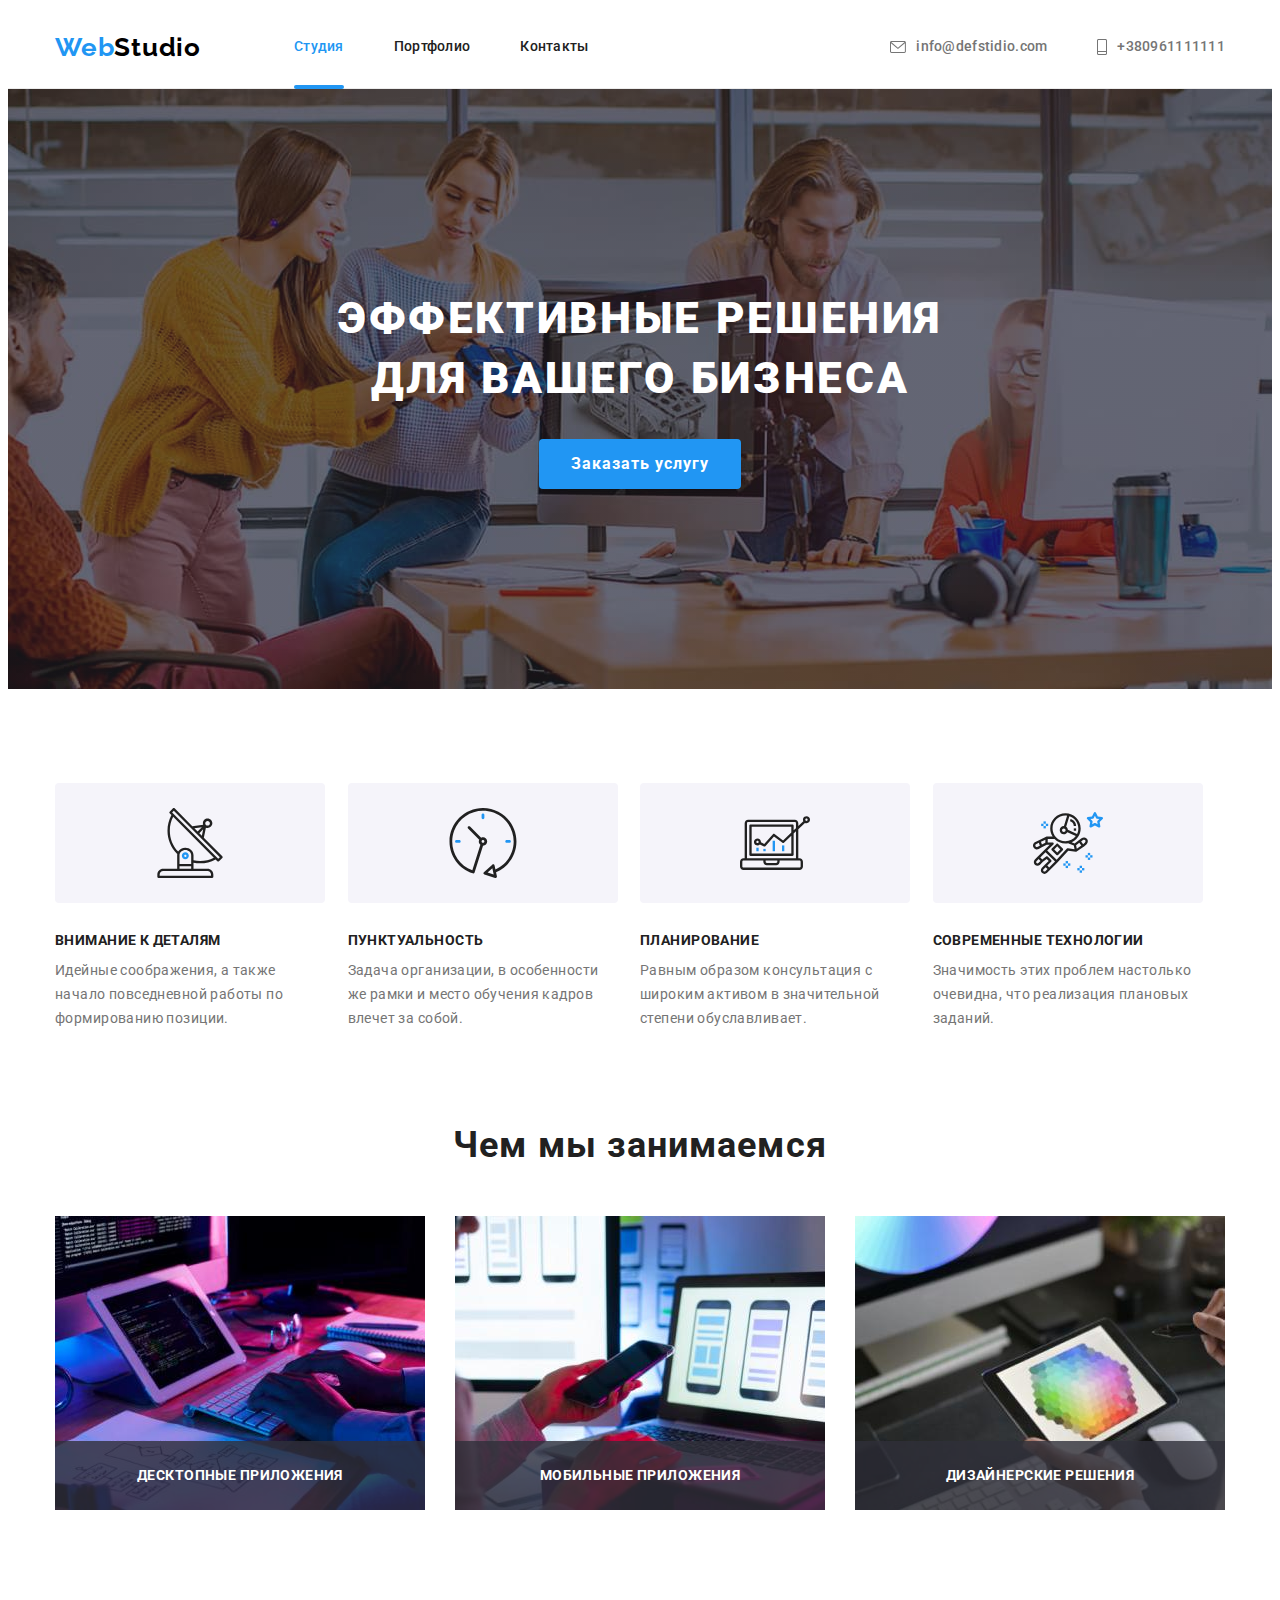
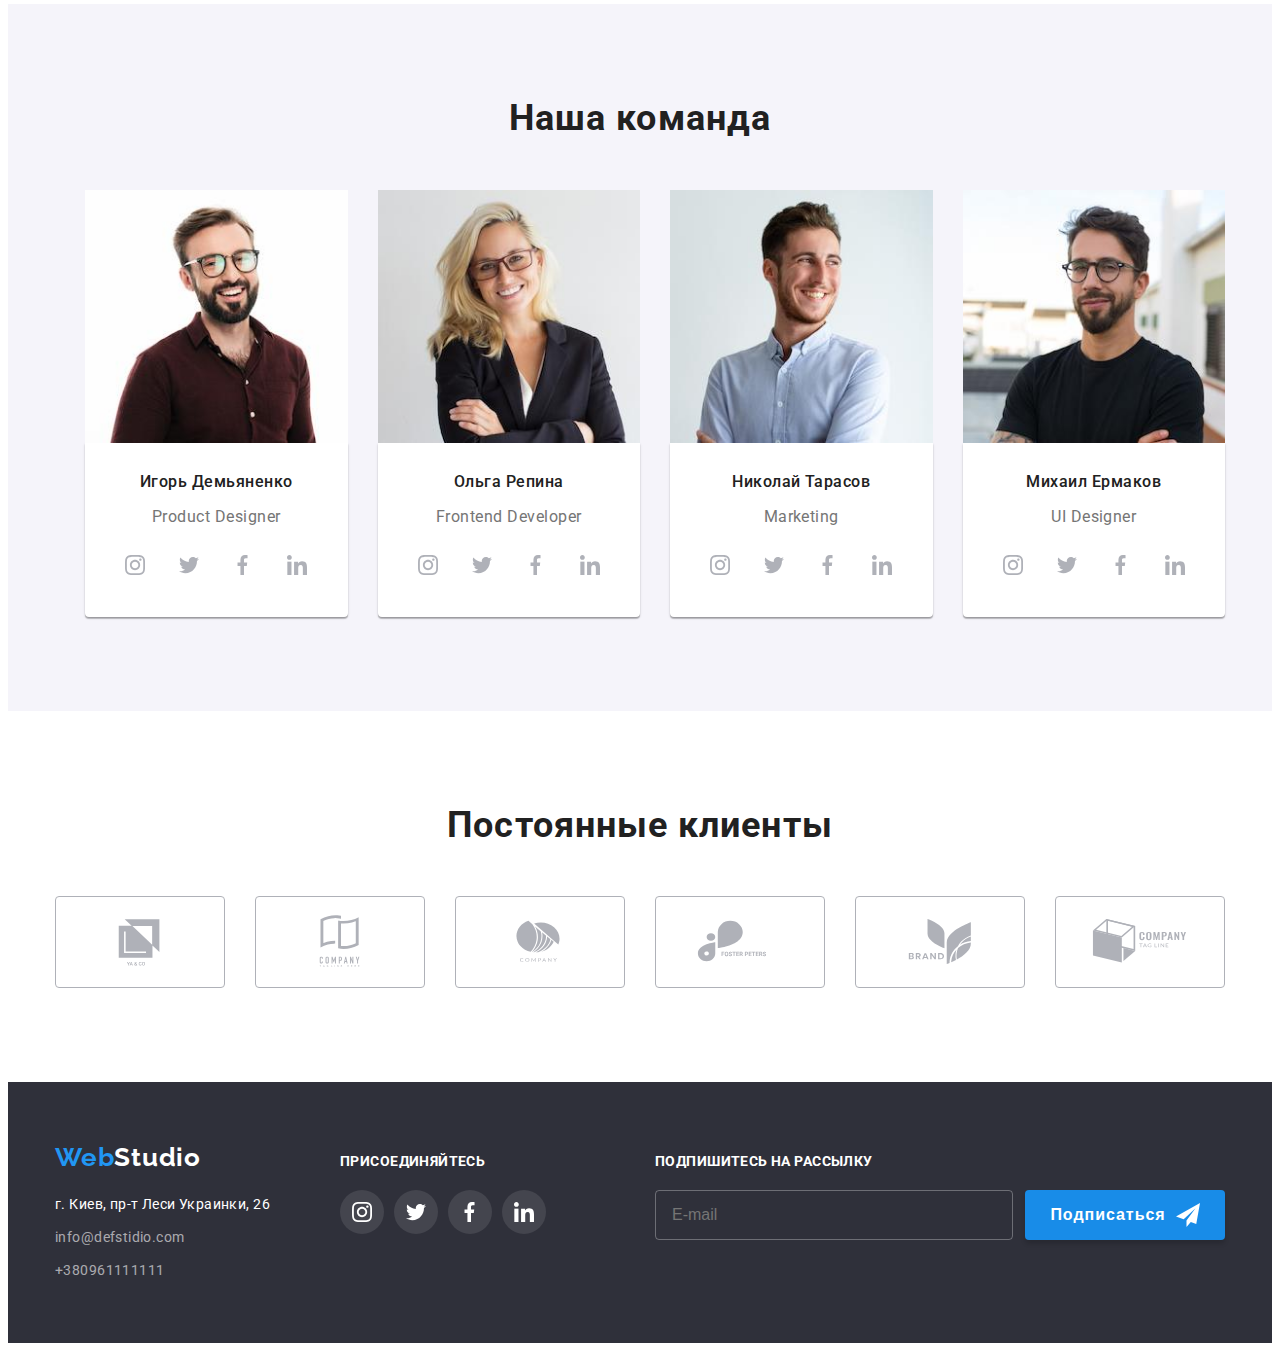
<file: index.html>
<!DOCTYPE html>
<html lang="ru">
  <head>
    <meta charset="UTF-8" />
    <meta http-equiv="X-UA-Compatible" content="IE=edge" />
    <meta name="viewport" content="width=device-width, initial-scale=1.0" />
    <title>Студия</title>
    <link rel="preconnect" href="https://fonts.googleapis.com" />
    <link rel="preconnect" href="https://fonts.gstatic.com" crossorigin />
    <link
      href="https://fonts.googleapis.com/css2?family=Raleway:wght@700&family=Roboto:wght@400;500;700;900&display=swap"
      rel="stylesheet"
    />
    <link
      rel="stylesheet"
      href="https://cdnjs.cloudflare.com/ajax/libs/modern-normalize/1.1.0/modern-normalize.min.css"
      integrity="sha512-wpPYUAdjBVSE4KJnH1VR1HeZfpl1ub8YT/NKx4PuQ5NmX2tKuGu6U/JRp5y+Y8XG2tV+wKQpNHVUX03MfMFn9Q=="
      crossorigin="anonymous"
      referrerpolicy="no-referrer"
    />
    <link rel="stylesheet" href="./css/main.min.css" />
  </head>
  <body>
    <header class="header">
      <div class="container header-top">
        <nav class="nav">
          <a class="logo link" href="./index.html"
            >Web<span class="logo__text">Studio</span></a
          >
          <ul class="site-nav list">
            <li>
              <a
                class="site-nav__link site-nav__link--current link"
                href="./index.html"
                >Студия</a
              >
            </li>
            <li>
              <a class="site-nav__link link" href="./portfolio.html"
                >Портфолио</a
              >
            </li>
            <li>
              <a class="site-nav__link link" href="">Контакты</a>
            </li>
          </ul>
        </nav>
        <ul class="contacts list">
          <li>
            <a class="contacts__link link" href="mailto:info@defstidio.com">
              <svg class="contacts__icon">
                <use href="./images/symbol-defs.svg#icon-envelope"></use>
              </svg>
              info@defstidio.com</a
            >
          </li>
          <li>
            <a class="contacts__link link" href="tel:+380961111111">
              <svg class="contacts__icon-tel">
                <use href="./images/symbol-defs.svg#icon-telefone"></use>
              </svg>
              +380961111111
            </a>
          </li>
        </ul>
      </div>
    </header>
    <main>
      <section class="hero overlay">
        <h1 class="hero__text">Эффективные решения для вашего бизнеса</h1>
        <button class="hero__button" data-modal-open type="button">
          Заказать услугу
        </button>
      </section>
      <section class="benefits">
        <div class="container">
          <h2 class="title visually-hidden">Benefits</h2>
          <ul class="benefits list">
            <li class="benefits__item">
              <div class="benefits__icon">
                <svg width="70" height="70">
                  <use href="./images/symbol-defs.svg#icon-antenna"></use>
                </svg>
              </div>
              <h3 class="benefits__name">Внимание к деталям</h3>
              <p class="benefits__description">
                Идейные соображения, а также начало повседневной работы по
                формированию позиции.
              </p>
            </li>
            <li class="benefits__item">
              <div class="benefits__icon">
                <svg width="70" height="70">
                  <use href="./images/symbol-defs.svg#icon-clock"></use>
                </svg>
              </div>
              <h3 class="benefits__name">Пунктуальность</h3>
              <p class="benefits__description">
                Задача организации, в особенности же рамки и место обучения
                кадров влечет за собой.
                <li class="benefits__item">
                  <div class="benefits__icon">
                    <svg width="70" height="70">
                      <use href="./images/symbol-defs.svg#icon-diagram"></use>
                    </svg>
                  </div>
                  <h3 class="benefits__name">Планирование</h3>
                  <p class="benefits__description">
                    Равным образом консультация с широким активом в значительной
                    степени обуславливает.
                  </p>
                </li>
                <li class="benefits__item">
                  <div class="benefits__icon">
                    <svg width="70" height="70">
                      <use href="./images/symbol-defs.svg#icon-astronaut"></use>
                    </svg>
                  </div>
                  <h3 class="benefits__name">Современные технологии</h3>
                  <p class="benefits__description">
                    Значимость этих проблем настолько очевидна, что реализация
                    плановых заданий.
                  </p>
                </li>
              </p>
            </li>
          </ul>
        </div>
      </section>
      <section class="work">
        <div class="container">
          <h2 class="title">Чем мы занимаемся</h2>
          <ul class="work-discription list">
            <li class="work-discription__foto">
              <div class="work-tumb">
                <img
                  class="work-tumb__img"
                  width="370"
                  height="294"
                  src="./images/lap.jpg"
                  alt="lap"
                />
                <p class="work-tumb__discription">Десктопные приложения</p>
              </div>
            </li>
            <li class="work-discription__foto">
              <div class="work-tumb">
                <img
                  class="work-tumb__img"
                  width="370"
                  height="294"
                  src="./images/tlfn.jpg"
                  alt="tlfn"
                />
                <p class="work-tumb__discription">Мобильные приложения</p>
              </div>
            </li>
            <li class="work-discription__foto">
              <div class="work-tumb">
                <img
                  class="work-tumb__img"
                  width="370"
                  height="294"
                  src="./images/tab.jpg"
                  alt="tab"
                />
                <p class="work-tumb__discription">Дизайнерские решения</p>
              </div>
            </li>
          </ul>
        </div>
      </section>
      <section class="unit" id="unit">
        <div class="container">
          <h2 class="title">Наша команда</h2>
          <ul class="unit-person list">
            <li class="unit-person__item">
              <img
                class="unit-person__foto"
                width="270"
                height="260"
                src="./images/Igor.jpg"
                alt="Igor"
              />
              <div class="unit-card">
                <h3 class="unit-card__name">Игорь Демьяненко</h3>
                <p class="unit-card__function">Product Designer</p>
                <ul class="unit-button list">
                  <li class="unit-button__item">
                    <a class="unit-button__link" href="">
                      <svg class="unit-button__icon" width="20" height="20">
                        <use
                          href="./images/symbol-defs.svg#icon-instagram"
                        ></use>
                      </svg>
                    </a>
                  </li>
                  <li class="unit-button__item">
                    <a class="unit-button__link" href="">
                      <svg class="unit-button__icon" width="20" height="20">
                        <use href="./images/symbol-defs.svg#icon-twitter"></use>
                      </svg>
                    </a>
                  </li>
                  <li class="unit-button__item">
                    <a class="unit-button__link" href="">
                      <svg class="unit-button__icon" width="20" height="20">
                        <use
                          href="./images/symbol-defs.svg#icon-Facebook"
                        ></use>
                      </svg>
                    </a>
                  </li>
                  <li class="unit-button__item">
                    <a class="unit-button__link" href="">
                      <svg class="unit-button__icon" width="20" height="20">
                        <use
                          href="./images/symbol-defs.svg#icon-linkedin"
                        ></use>
                      </svg>
                    </a>
                  </li>
                </ul>
              </div>
            </li>
            <li class="unit-person__item">
              <img
                class="unit-person__foto"
                width="270"
                height="260"
                src="./images/Olga.jpg"
                alt="Olga"
              />
              <div class="unit-card">
                <h3 class="unit-card__name">Ольга Репина</h3>
                <p class="unit-card__function">Frontend Developer</p>
                <ul class="unit-button list">
                  <li class="unit-button__item">
                    <a class="unit-button__link" href="">
                      <svg class="unit-button__icon" width="20" height="20">
                        <use
                          href="./images/symbol-defs.svg#icon-instagram"
                        ></use>
                      </svg>
                    </a>
                  </li>
                  <li class="unit-button__item">
                    <a class="unit-button__link" href="">
                      <svg class="unit-button__icon" width="20" height="20">
                        <use href="./images/symbol-defs.svg#icon-twitter"></use>
                      </svg>
                    </a>
                  </li>
                  <li class="unit-button__item">
                    <a class="unit-button__link" href="">
                      <svg class="unit-button__icon" width="20" height="20">
                        <use
                          href="./images/symbol-defs.svg#icon-Facebook"
                        ></use>
                      </svg>
                    </a>
                  </li>
                  <li class="unit-button__item">
                    <a class="unit-button__link" href="">
                      <svg class="unit-button__icon" width="20" height="20">
                        <use
                          href="./images/symbol-defs.svg#icon-linkedin"
                        ></use>
                      </svg>
                    </a>
                  </li>
                </ul>
              </div>
            </li>
            <li class="unit-person__item">
              <img
                class="unit-person__foto"
                width="270"
                height="260"
                src="./images/Nicolay.jpg"
                alt="Nicolay"
              />
              <div class="unit-card">
                <h3 class="unit-card__name">Николай Тарасов</h3>
                <p class="unit-card__function">Marketing</p>
                <ul class="unit-button list">
                  <li class="unit-button__item">
                    <a class="unit-button__link" href="">
                      <svg class="unit-button__icon" width="20" height="20">
                        <use
                          href="./images/symbol-defs.svg#icon-instagram"
                        ></use>
                      </svg>
                    </a>
                  </li>
                  <li class="unit-button__item">
                    <a class="unit-button__link" href="">
                      <svg class="unit-button__icon" width="20" height="20">
                        <use href="./images/symbol-defs.svg#icon-twitter"></use>
                      </svg>
                    </a>
                  </li>
                  <li class="unit-button__item">
                    <a class="unit-button__link" href="">
                      <svg class="unit-button__icon" width="20" height="20">
                        <use
                          href="./images/symbol-defs.svg#icon-Facebook"
                        ></use>
                      </svg>
                    </a>
                  </li>
                  <li class="unit-button__item">
                    <a class="unit-button__link" href="">
                      <svg class="unit-button__icon" width="20" height="20">
                        <use
                          href="./images/symbol-defs.svg#icon-linkedin"
                        ></use>
                      </svg>
                    </a>
                  </li>
                </ul>
              </div>
            </li>
            <li class="unit-person__item">
              <img
                class="unit-person__foto"
                width="270"
                height="260"
                src="./images/Mihail.jpg"
                alt="Mihail"
              />
              <div class="unit-card">
                <h3 class="unit-card__name">Михаил Ермаков</h3>
                <p class="unit-card__function">UI Designer</p>
                <ul class="unit-button list">
                  <li class="unit-button__item">
                    <a class="unit-button__link" href="">
                      <svg class="unit-button__icon" width="20" height="20">
                        <use
                          href="./images/symbol-defs.svg#icon-instagram"
                        ></use>
                      </svg>
                    </a>
                  </li>
                  <li class="unit-button__item">
                    <a class="unit-button__link" href="">
                      <svg class="unit-button__icon" width="20" height="20">
                        <use href="./images/symbol-defs.svg#icon-twitter"></use>
                      </svg>
                    </a>
                  </li>
                  <li class="unit-button__item">
                    <a class="unit-button__link" href="">
                      <svg class="unit-button__icon" width="20" height="20">
                        <use
                          href="./images/symbol-defs.svg#icon-Facebook"
                        ></use>
                      </svg>
                    </a>
                  </li>
                  <li class="unit-button__item">
                    <a class="unit-button__link" href="">
                      <svg class="unit-button__icon" width="20" height="20">
                        <use
                          href="./images/symbol-defs.svg#icon-linkedin"
                        ></use>
                      </svg>
                    </a>
                  </li>
                </ul>
              </div>
            </li>
          </ul>
        </div>
      </section>
      <section class="partner">
        <div class="container">
          <h2 class="title">Постоянные клиенты</h2>
          <ul class="partners list">
            <li class="partners__item">
              <a class="partners__link" href="">
                <svg class="partners__icon" width="106" height="60">
                  <use href="./images/symbol-defs.svg#icon-yaco"></use>
                </svg>
              </a>
            </li>
            <li class="partners__item">
              <a class="partners__link" href="">
                <svg class="partners__icon" width="106" height="60">
                  <use href="./images/symbol-defs.svg#icon-tagline"></use>
                </svg>
              </a>
            </li>
            <li class="partners__item">
              <a class="partners__link" href="">
                <svg class="partners__icon" width="106" height="60">
                  <use href="./images/symbol-defs.svg#icon-company"></use>
                </svg>
              </a>
            </li>
            <li class="partners__item">
              <a class="partners__link" href="">
                <svg class="partners__icon" width="106" height="60">
                  <use href="./images/symbol-defs.svg#icon-fosterpeter"></use>
                </svg>
              </a>
            </li>
            <li class="partners__item">
              <a class="partners__link" href="">
                <svg class="partners__icon" width="106" height="60">
                  <use href="./images/symbol-defs.svg#icon-brand"></use>
                </svg>
              </a>
            </li>
            <li class="partners__item">
              <a class="partners__link" href="">
                <svg class="partners__icon" width="106" height="60">
                  <use href="./images/symbol-defs.svg#icon-tag"></use>
                </svg>
              </a>
            </li>
          </ul>
        </div>
      </section>
    </main>
    <footer>
      <div class="container">
        <div class="footer-main">
          <a class="logo link" href="./index.html"
            >Web<span class="logo__text logo__text--inverse">Studio</span></a
          >
          <ul class="footer-contacts list">
            <li class="footer-contacts__item">
              <a class="footer-contacts__adress link" href=""
                >г. Киев, пр-т Леси Украинки, 26</a
              >
            </li>
            <li class="footer-contacts__item">
              <a
                class="footer-contacts__link link"
                href="mailto:info@defstidio.com"
                >info@defstidio.com</a
              >
            </li>
            <li class="footer-contacts__item">
              <a class="footer-contacts__link link" href="tel:+380961111111"
                >+380961111111</a
              >
            </li>
          </ul>
        </div>
        <div class="footer-social">
          <p class="footer-social-text">Присоединяйтесь</p>
          <ul class="footer-button-list list">
            <li class="footer-button-item">
              <a class="footer-button" href="">
                <svg class="footer-icon" width="20" height="20">
                  <use href="./images/symbol-defs.svg#icon-instagram"></use>
                </svg>
              </a>
            </li>
            <li class="footer-button-item">
              <a class="footer-button" href="">
                <svg class="footer-icon" width="20" height="20">
                  <use href="./images/symbol-defs.svg#icon-twitter"></use>
                </svg>
              </a>
            </li>
            <li class="footer-button-item">
              <a class="footer-button" href="">
                <svg class="footer-icon" width="20" height="20">
                  <use href="./images/symbol-defs.svg#icon-Facebook"></use>
                </svg>
              </a>
            </li>
            <li class="footer-button-item">
              <a class="footer-button" href="">
                <svg class="footer-icon" width="20" height="20">
                  <use href="./images/symbol-defs.svg#icon-linkedin"></use>
                </svg>
              </a>
            </li>
          </ul>
        </div>
        <div class="footer-subscribe">
          <b class="footer-subscribe__text">Подпишитесь на рассылку</b>
          <form
            class="footer-subscribe__form"
            name="subscribe"
            autocomplete="on"
          >
            <input
              type="email"
              name="subscribe-mail"
              id="subscribe-mail"
              placeholder="E-mail"
              class="footer-subscribe__input"
            />
            <button type="submit" class="footer-btn">
              Подписаться
              <svg class="footer-btn__icon">
                <use href="./images/symbol-defs6hw.svg#icon-icon-send"></use>
              </svg>
            </button>
          </form>
        </div>
      </div>
    </footer>
    <div class="backdrop is-hidden" data-modal>
      <div class="modal">
        <button class="modal-close" data-modal-close>
          <svg
            class="modal-cross"
            width="11"
            height="11"
            xmlns="http://www.w3.org/2000/svg"
          >
            <path
              d="M11 1.108 9.892 0 5.5 4.392 1.108 0 0 1.108 4.392 5.5 0 9.892 1.108 11 5.5 6.608 9.892 11 11 9.892 6.608 5.5 11 1.108Z"
            />
          </svg>
        </button>
        <form class="form-backdrop" name="form" autocomplete="on">
          <strong class="form-title"
            >Оставьте свои данные, мы вам перезвоним</strong
          >
          <div role="group" class="form-group-fild">
            <label class="form-label" for="user-name">Имя</label>
            <div class="form-field">
              <svg class="input-icon">
                <use
                  href="./images/symbol-defs6hw.svg#icon-person-black-18dp-1"
                ></use>
              </svg>
              <input
                type="text"
                class="form-input"
                name="user-name"
                id="user-name"
                placeholder=" "
                required
                autofocus
              />
            </div>
            <label class="form-label" for="user-phone">Телефон</label>
            <div class="form-field">
              <svg class="input-icon">
                <use
                  href="./images/symbol-defs6hw.svg#icon-phone-black-18dp-1"
                ></use>
              </svg>
              <input
                type="tel"
                class="form-input"
                name="user-phone"
                id="user-phone"
                placeholder=" "
                required
              />
            </div>
            <label class="form-label" for="user-email">Почта</label>
            <div class="form-field">
              <svg class="input-icon">
                <use
                  href="./images/symbol-defs6hw.svg#icon-email-black-18dp-1"
                ></use>
              </svg>
              <input
                type="email"
                class="form-input"
                name="user-email"
                id="user-email"
                placeholder=" "
                required
              />
            </div>
            <label class="form-label" for="user-notes">Комментарии</label>
            <textarea
              class="textarea-form"
              name="user-notes"
              id="user-notes"
              placeholder="Введите текст"
            ></textarea>
          </div>
          <label class="form-agreement">
            <input
              class="checkbox visually-hidden"
              type="checkbox"
              name="user-agreement"
              required=""
            />
            <span class="icon-cheked"></span>
            Соглашаюсь с рассылкой и принимаю
            <a class="form-agreement-link" href="">Условия договора</a>
          </label>
          <button class="form-submit-btn" type="submit">Отправить</button>
        </form>
      </div>
    </div>
    <script src="./js/modal.js"></script>
  </body>
</html>
</file>
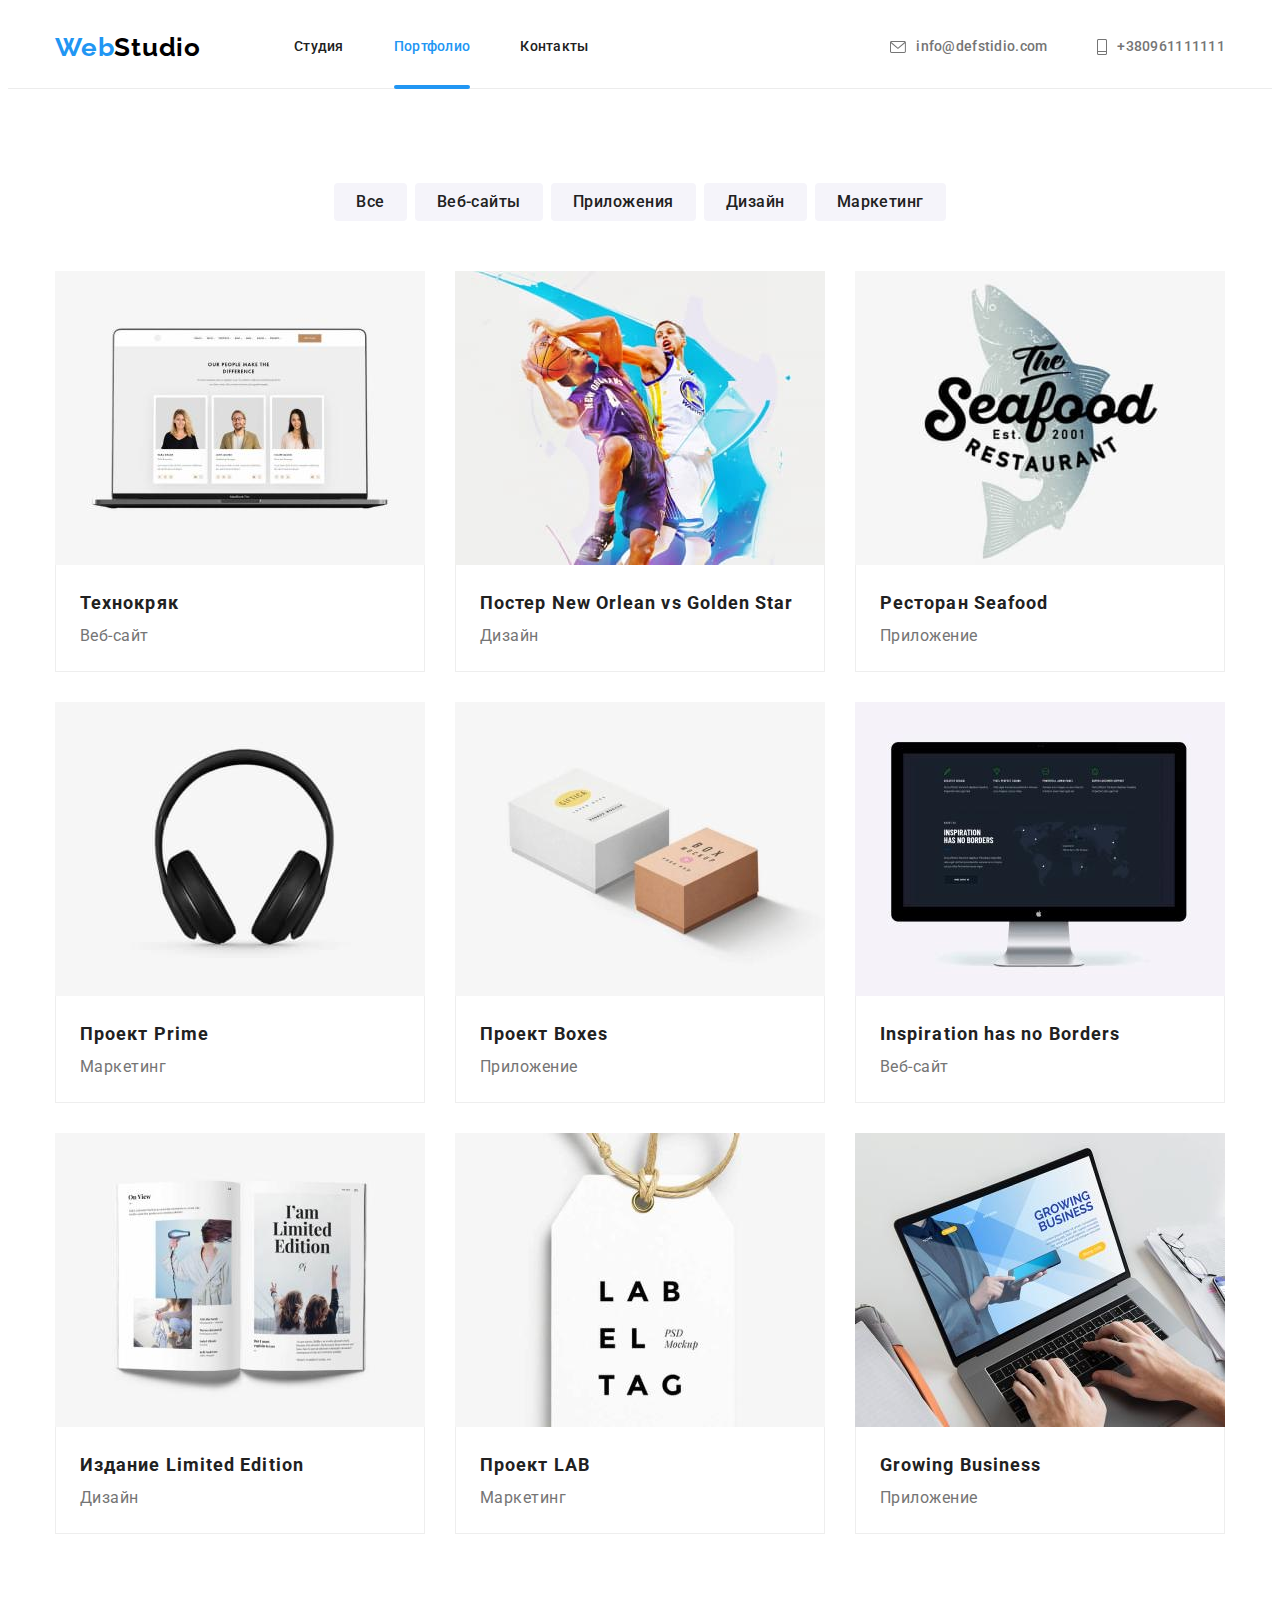
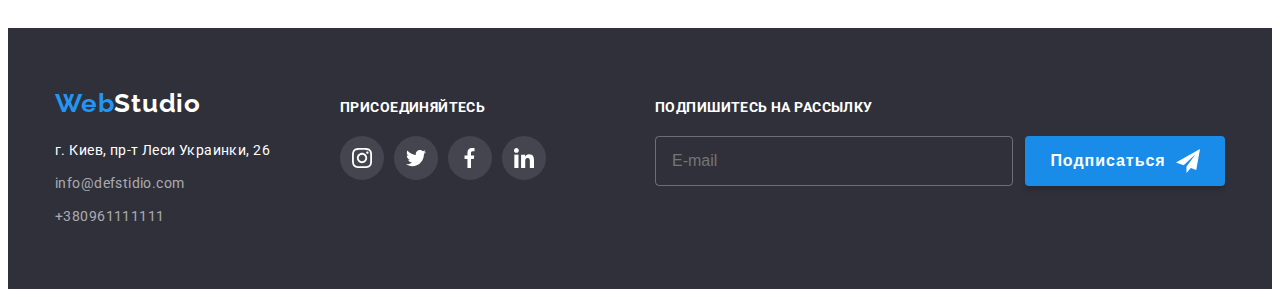
<file: portfolio.html>
<!DOCTYPE html>
<html lang="ru">
  <head>
    <meta charset="UTF-8" />
    <meta http-equiv="X-UA-Compatible" content="IE=edge" />
    <meta name="viewport" content="width=device-width, initial-scale=1.0" />
    <title>Студия</title>
    <link rel="preconnect" href="https://fonts.googleapis.com" />
    <link rel="preconnect" href="https://fonts.gstatic.com" crossorigin />
    <link
      href="https://fonts.googleapis.com/css2?family=Raleway:wght@700&family=Roboto:wght@400;500;700;900&display=swap"
      rel="stylesheet"
    />
    <link rel="stylesheet" href="./css/main.min.css" />
  </head>
  <body>
    <header class="header">
      <div class="container header-top">
        <nav class="nav">
          <a class="logo link" href="./index.html"
            >Web<span class="logo__text">Studio</span></a
          >
          <ul class="site-nav list">
            <li>
              <a class="site-nav__link link" href="./index.html">Студия</a>
            </li>
            <li>
              <a
                class="site-nav__link site-nav__link site-nav__link--current link link"
                href="./portfolio.html"
                >Портфолио</a
              >
            </li>
            <li>
              <a class="site-nav__link link" href="">Контакты</a>
            </li>
          </ul>
        </nav>
        <ul class="contacts list">
          <li>
            <a class="contacts__link link" href="mailto:info@defstidio.com">
              <svg class="contacts__icon">
                <use href="./images/symbol-defs.svg#icon-envelope"></use>
              </svg>
              info@defstidio.com</a
            >
          </li>
          <li>
            <a class="contacts__link link" href="tel:+380961111111">
              <svg class="contacts__icon-tel">
                <use href="./images/symbol-defs.svg#icon-telefone"></use>
              </svg>
              +380961111111
            </a>
          </li>
        </ul>
      </div>
    </header>
    <main>
      <section class="work-type">
        <h1 class="visually-hidden">Hidden</h1>
        <div class="container">
          <ul class="button-main list">
            <li class="button-main__item">
              <button class="button-main__link current" type="button">
                Все
              </button>
            </li>
            <li class="button-main__item">
              <button class="button-main__link" type="button">Веб-сайты</button>
            </li>
            <li class="button-main__item">
              <button class="button-main__link" type="button">
                Приложения
              </button>
            </li>
            <li class="button-main__item">
              <button class="button-main__link" type="button">Дизайн</button>
            </li>
            <li class="button-main__item">
              <button class="button-main__link" type="button">Маркетинг</button>
            </li>
          </ul>
          <ul class="example list">
            <li class="example__item">
              <a class="example__link link" href="">
                <div class="example-card">
                  <img
                    class="example-card__foto"
                    src="./images/tehno.jpg"
                    alt="tehno"
                  />
                  <div class="example-action">
                    <p class="example-action__text">
                      Ресурс предлагает комплексные предложения с разным уровнем
                      функционала и сервисов. Все это позволит посетителю
                      получить исчерпывающие сведения о компании или частном
                      лице.
                    </p>
                  </div>
                </div>
                <div class="description-card">
                  <h2 class="example-card__title">Технокряк</h2>
                  <p class="example-card__text">Веб-сайт</p>
                </div>
              </a>
            </li>
            <li class="example__item">
              <a class="example__link link" href="">
                <div class="example-card">
                  <img
                    class="example-card__foto"
                    src="./images/neworlean.jpg"
                    alt="new orlean"
                  />
                  <div class="example-action">
                    <p class="example-action__text">
                      Ресурс предлагает комплексные предложения с разным уровнем
                      функционала и сервисов. Все это позволит посетителю
                      получить исчерпывающие сведения о компании или частном
                      лице.
                    </p>
                  </div>
                </div>
                <div class="description-card">
                  <h2 class="example-card__title">
                    Постер New Orlean vs Golden Star
                  </h2>
                  <p class="example-card__text">Дизайн</p>
                </div>
              </a>
            </li>
            <li class="example__item">
              <a class="example__link link" href="">
                <div class="example-card">
                  <img
                    class="example-card__foto"
                    src="./images/seafood.jpg"
                    alt="Seafood"
                  />
                  <div class="example-action">
                    <p class="example-action__text">
                      Ресурс предлагает комплексные предложения с разным уровнем
                      функционала и сервисов. Все это позволит посетителю
                      получить исчерпывающие сведения о компании или частном
                      лице.
                    </p>
                  </div>
                </div>
                <div class="description-card">
                  <h2 class="example-card__title">Ресторан Seafood</h2>
                  <p class="example-card__text">Приложение</p>
                </div>
              </a>
            </li>
            <li class="example__item">
              <a class="example__link link" href="">
                <div class="example-card">
                  <img
                    class="example-card__foto"
                    src="./images/prime.jpg"
                    alt="prime"
                  />
                  <div class="example-action">
                    <p class="example-action__text">
                      Ресурс предлагает комплексные предложения с разным уровнем
                      функционала и сервисов. Все это позволит посетителю
                      получить исчерпывающие сведения о компании или частном
                      лице.
                    </p>
                  </div>
                </div>
                <div class="description-card">
                  <h2 class="example-card__title">Проект Prime</h2>
                  <p class="example-card__text">Маркетинг</p>
                </div>
              </a>
            </li>
            <li class="example__item">
              <a class="example__link link" href="">
                <div class="example-card">
                  <img
                    class="example-card__foto"
                    src="./images/boxes.jpg"
                    alt="boxes"
                  />
                  <div class="example-action">
                    <p class="example-action__text">
                      Ресурс предлагает комплексные предложения с разным уровнем
                      функционала и сервисов. Все это позволит посетителю
                      получить исчерпывающие сведения о компании или частном
                      лице.
                    </p>
                  </div>
                </div>
                <div class="description-card">
                  <h2 class="example-card__title">Проект Boxes</h2>
                  <p class="example-card__text">Приложение</p>
                </div>
              </a>
            </li>
            <li class="example__item">
              <a class="example__link link" href="">
                <div class="example-card">
                  <img
                    class="example-card__foto"
                    src="./images/inspiration.jpg"
                    alt="inspiration"
                  />
                  <div class="example-action">
                    <p class="example-action__text">
                      Ресурс предлагает комплексные предложения с разным уровнем
                      функционала и сервисов. Все это позволит посетителю
                      получить исчерпывающие сведения о компании или частном
                      лице.
                    </p>
                  </div>
                </div>
                <div class="description-card">
                  <h2 class="example-card__title">
                    Inspiration has no Borders
                  </h2>
                  <p class="example-card__text">Веб-сайт</p>
                </div>
              </a>
            </li>
            <li class="example__item">
              <a class="example__link link" href="">
                <div class="example-card">
                  <img
                    class="example-card__foto"
                    src="./images/limitededition.jpg"
                    alt="limited"
                  />
                  <div class="example-action">
                    <p class="example-action__text">
                      Ресурс предлагает комплексные предложения с разным уровнем
                      функционала и сервисов. Все это позволит посетителю
                      получить исчерпывающие сведения о компании или частном
                      лице.
                    </p>
                  </div>
                </div>
                <div class="description-card">
                  <h2 class="example-card__title">Издание Limited Edition</h2>
                  <p class="example-card__text">Дизайн</p>
                </div>
              </a>
            </li>
            <li class="example__item">
              <a class="example__link link" href="">
                <div class="example-card">
                  <img
                    class="example-card__foto"
                    src="./images/lab.jpg"
                    alt="lab"
                  />
                  <div class="example-action">
                    <p class="example-action__text">
                      Ресурс предлагает комплексные предложения с разным уровнем
                      функционала и сервисов. Все это позволит посетителю
                      получить исчерпывающие сведения о компании или частном
                      лице.
                    </p>
                  </div>
                </div>
                <div class="description-card">
                  <h2 class="example-card__title">Проект LAB</h2>
                  <p class="example-card__text">Маркетинг</p>
                </div>
              </a>
            </li>
            <li class="example__item">
              <a class="example__link link" href="">
                <div class="example-card">
                  <img
                    class="example-card__foto"
                    src="./images/growing.jpg"
                    alt="growing"
                  />
                  <div class="example-action">
                    <p class="example-action__text">
                      Ресурс предлагает комплексные предложения с разным уровнем
                      функционала и сервисов. Все это позволит посетителю
                      получить исчерпывающие сведения о компании или частном
                      лице.
                    </p>
                  </div>
                </div>
                <div class="description-card">
                  <h2 class="example-card__title">Growing Business</h2>
                  <p class="example-card__text">Приложение</p>
                </div>
              </a>
            </li>
          </ul>
        </div>
      </section>
    </main>
    <footer>
      <div class="container">
        <div class="footer-main">
          <a class="logo link" href="./index.html"
            >Web<span class="logo__text logo__text--inverse">Studio</span></a
          >
          <ul class="footer-contacts list">
            <li class="footer-contacts__item">
              <a class="footer-contacts__adress link" href=""
                >г. Киев, пр-т Леси Украинки, 26</a
              >
            </li>
            <li class="footer-contacts__item">
              <a
                class="footer-contacts__link link"
                href="mailto:info@defstidio.com"
                >info@defstidio.com</a
              >
            </li>
            <li class="footer-contacts__item">
              <a class="footer-contacts__link link" href="tel:+380961111111"
                >+380961111111</a
              >
            </li>
          </ul>
        </div>
        <div class="footer-social">
          <p class="footer-social-text">Присоединяйтесь</p>
          <ul class="footer-button-list list">
            <li class="footer-button-item">
              <a class="footer-button" href="">
                <svg class="footer-icon" width="20" height="20">
                  <use href="./images/symbol-defs.svg#icon-instagram"></use>
                </svg>
              </a>
            </li>
            <li class="footer-button-item">
              <a class="footer-button" href="">
                <svg class="footer-icon" width="20" height="20">
                  <use href="./images/symbol-defs.svg#icon-twitter"></use>
                </svg>
              </a>
            </li>
            <li class="footer-button-item">
              <a class="footer-button" href="">
                <svg class="footer-icon" width="20" height="20">
                  <use href="./images/symbol-defs.svg#icon-Facebook"></use>
                </svg>
              </a>
            </li>
            <li class="footer-button-item">
              <a class="footer-button" href="">
                <svg class="footer-icon" width="20" height="20">
                  <use href="./images/symbol-defs.svg#icon-linkedin"></use>
                </svg>
              </a>
            </li>
          </ul>
        </div>
        <div class="footer-subscribe">
          <b class="footer-subscribe__text">Подпишитесь на рассылку</b>
          <form
            class="footer-subscribe__form"
            name="subscribe"
            autocomplete="on"
          >
            <input
              type="email"
              name="subscribe-mail"
              id="subscribe-mail"
              placeholder="E-mail"
              class="footer-subscribe__input"
            />
            <button type="submit" class="footer-btn">
              Подписаться
              <svg class="footer-btn__icon">
                <use href="./images/symbol-defs6hw.svg#icon-icon-send"></use>
              </svg>
            </button>
          </form>
        </div>
      </div>
    </footer>
  </body>
</html>
</file>
<file: css/main.min.css>
html{box-sizing:border-box}*,*::after,*::before{box-sizing:inherit}.list{list-style:none;padding-left:0;margin:0}.link{text-decoration:none}h1,h2,h3,h4,h5,h6{color:#212121}h1,h2,h3,h4,h5,h6,p{margin-top:0}:root{--primary-text-color: #757575;--accent-color: #2196f3;--button-hover-color: #188ce8}.visually-hidden{position:absolute;width:1px;height:1px;margin:-1px;border:0;padding:0;white-space:nowrap;-webkit-clip-path:inset(100%);clip-path:inset(100%);clip:rect(0 0 0 0);overflow:hidden}.is-hidden{opacity:0;pointer-events:none;visibility:hidden}html{box-sizing:border-box}body{background-color:#fff;font-family:Roboto,sans-serif}.header{border-bottom:solid 1px #ececec;padding-top:24px;padding-bottom:25px}.nav{display:flex;align-items:center}.header-top{display:flex;align-items:center}.site-nav{font-family:"Roboto";font-weight:500;font-size:14px;line-height:1.14;letter-spacing:.02em;display:inline-block;display:flex}.site-nav li:not(:last-child){margin-right:50px}.site-nav__link{color:#212121;display:block;position:relative;cursor:pointer;transition-property:color;transition-duration:250ms;transition-timing-function:cubic-bezier(0.4, 0, 0.2, 1)}.site-nav__link--current{color:#2196f3}.site-nav__link.site-nav__link--current::after{content:"";display:block;width:100%;height:4px;border-radius:2px;background-color:var(--accent-color);position:absolute;bottom:-34px;left:0}.site-nav__link:hover,.site-nav__link:focus{color:var(--accent-color)}.contacts{display:flex;margin-left:auto;text-align:center;justify-content:center}.contacts li:not(:last-child){margin-right:50px}.contacts__link{display:flex;align-items:center;color:var(--primary-text-color);font-weight:500;font-size:14px;line-height:1.14;letter-spacing:.02em;cursor:pointer;transition-property:color;transition-duration:250ms;transition-timing-function:cubic-bezier(0.4, 0, 0.2, 1)}.contacts__link:hover,.contacts__link:focus{color:var(--accent-color)}.contacts__icon{width:16px;height:12px;margin-right:10px;fill:var(--primary-text-color)}.contacts__icon-tel{width:10px;height:16px;margin-right:10px;fill:currentColor}.contacts__icon{fill:currentColor}footer{background-color:#2f303a;color:var(--accent-color);padding-top:60px;padding-bottom:60px}footer .container{display:flex;align-items:baseline}footer .logo{margin-right:0}.footer-main{margin-right:70px}.logo-footer{color:#fff;font-family:Raleway;font-weight:700;font-size:26px;line-height:1.19;letter-spacing:.03em}.footer-contacts{margin-top:20px}.footer-contacts__item:not(:last-child){margin-bottom:9px}.footer-contacts__adress{font-weight:400;font-size:14px;line-height:1.71;letter-spacing:.03em;color:#fff}.footer-contacts__link{font-family:"Roboto";font-style:normal;font-weight:400;font-size:14px;line-height:1.71;letter-spacing:.03em;color:rgba(255,255,255,.6);cursor:pointer;transition-property:color;transition-duration:250ms;transition-timing-function:cubic-bezier(0.4, 0, 0.2, 1)}.footer-contacts__link:hover,.footer-contacts__link:focus{color:var(--accent-color)}.footer-social-text{font-weight:700;font-size:14px;line-height:1.14;letter-spacing:.03em;text-transform:uppercase;color:#fff;margin-bottom:20px}.footer-button-list{display:flex;justify-content:center}.footer-item{display:flex}.footer-button{background-color:rgba(255,255,255,.1);width:44px;height:44px;display:flex;justify-content:center;align-items:center;border-radius:50%;color:#fff;cursor:pointer;transition-property:background-color;transition-duration:250ms;transition-timing-function:cubic-bezier(0.4, 0, 0.2, 1)}.footer-button:hover{background-color:var(--accent-color)}.footer-button:focus{background-color:var(--accent-color);outline:var(--accent-color)}.footer-icon{fill:#fff}.footer-button-item:not(:last-child){margin-right:10px}.footer-subscribe{margin-left:auto;color:#fff}.footer-subscribe__text{display:block;text-transform:uppercase;margin-bottom:20px;font-weight:700;font-size:14px;line-height:1.14;letter-spacing:.03em}.footer-subscribe__form{display:flex}.footer-subscribe__input{display:flex;align-items:center;min-width:358px;height:50px;padding:0;padding-left:16px;margin-right:12px;font-size:16px;line-height:1.25;color:#fff;background-color:rgba(0,0,0,0);border:1px solid rgba(255,255,255,.3);border-radius:4px;transition:border 250ms cubic-bezier(0.4, 0, 0.2, 1)}.footer-btn{display:flex;align-items:center;justify-content:center;width:200px;height:50px;padding:0;font-weight:700;font-size:16px;line-height:1.87;letter-spacing:.06em;color:#fff;box-shadow:0px 4px 4px rgba(0,0,0,.15);background-color:var(--button-hover-color);border:none;border-radius:4px;cursor:pointer;transition:background-color 250ms cubic-bezier(0.4, 0, 0.2, 1)}.footer-btn__icon{width:24px;height:24px;margin-left:10px;fill:#fff}.footer-btn:hover,.footer-btn:focus{background-color:#2196f3;box-shadow:0px 4px 4px rgba(0,0,0,.15)}.container{width:1200px;padding-left:15px;padding-right:15px;margin-left:auto;margin-right:auto}section{padding-top:94px;padding-bottom:94px}.logo{color:var(--accent-color);font-family:Raleway;margin-right:93px;font-weight:700;font-size:26px;line-height:1.19;letter-spacing:.03em}.logo__text{color:#000}.logo__text--inverse{color:#fff}.overlay{background-image:linear-gradient(to right, rgba(47, 48, 58, 0.4), rgba(47, 48, 58, 0.4)),url(../images/backgr.jpg);height:600px;max-width:1600px;margin-left:auto;margin-right:auto;background-size:cover;background-repeat:no-repeat;background-position:center}.hero{text-align:center;padding-top:200px;padding-bottom:200px}.hero__text{font-weight:900;font-size:44px;line-height:1.36;letter-spacing:.06em;text-transform:uppercase;color:#fff;margin-top:0;margin-bottom:30px;width:696px;flex-wrap:wrap;margin-left:auto;margin-right:auto}.hero__button{background-color:var(--accent-color);font-family:inherit;font-weight:700;font-size:16px;line-height:1.88;align-items:center;text-align:center;letter-spacing:.06em;color:#fff;margin-bottom:0;box-shadow:0px 4px 4px rgba(0,0,0,.15);border-radius:4px;border:none;padding-top:10px;padding-bottom:10px;padding-right:32px;padding-left:32px;transition-property:box-shadow,background-color;transition-duration:250ms;transition-timing-function:cubic-bezier(0.4, 0, 0.2, 1)}.hero__button:hover,.hero__button:focus{background-color:var(--button-hover-color);box-shadow:0px 4px 4px rgba(0,0,0,.15)}.benefits{display:flex;justify-content:space-between}.benefits__item{width:270}.benefits__name{font-weight:700;font-size:14px;line-height:1.14;letter-spacing:.03em;text-transform:uppercase;color:#212121;margin-bottom:10px;margin-top:0;-moz-text-align-last:left;text-align-last:left}.benefits__description{width:270px;font-weight:400;margin-top:0px;margin-bottom:0px;font-size:14px;line-height:1.71;letter-spacing:.03em;color:var(--primary-text-color)}.benefits__icon{display:flex;justify-content:center;align-items:center;width:270px;height:120px;background-color:#f5f4fa;border-radius:4px;margin-bottom:30px}.work{padding-top:0}.work-discription{display:flex;justify-content:space-between}.work-discription__foto:not(:last-child){margin-right:30px}h2{font-weight:700;font-size:36px;line-height:1.16;text-align:center;letter-spacing:.03em;color:#212121;margin-top:0;margin-bottom:50px}.work-tumb{position:relative}.work-tumb__img{display:block;max-width:100%;height:auto}.work-tumb__discription{position:absolute;background-color:rgba(47,48,58,.8);width:100%;bottom:0;left:0;padding:27px 82px;margin:0;font-weight:700;font-size:14px;line-height:1.14;text-align:center;letter-spacing:.03em;text-transform:uppercase;color:#fff}.unit{background-color:#f5f4fa}h3{font-weight:500;font-size:16px;line-height:1.18;text-align:center;letter-spacing:.03em;color:#212121}.unit-person{display:flex}.unit-person__item{margin-left:30px}.unit-person__foto{margin-top:0;margin-bottom:30;display:block;max-width:100%;height:auto}.unit-card{background:#fff;box-shadow:0px 1px 3px rgba(0,0,0,.12),0px 1px 1px rgba(0,0,0,.14),0px 2px 1px rgba(0,0,0,.2);border-radius:0px 0px 4px 4px}.unit-card__name{padding-top:30px;margin-top:0;margin-bottom:16px}.unit-card__function{font-weight:400;font-size:16px;line-height:1.18;text-align:center;letter-spacing:.03em;margin-top:0;margin-bottom:16px;color:var(--primary-text-color)}.unit-button{display:flex;justify-content:center;padding-bottom:30px}.unit-button__item:not(:last-child){margin-right:10px}.unit-button__link{background-color:#fff;width:44px;height:44px;display:flex;justify-content:center;align-items:center;border-radius:50%;border:1px solid rgba(0,0,0,0);color:#afb1b8;cursor:pointer;transition-property:color,background-color;transition-duration:250ms;transition-timing-function:cubic-bezier(0.4, 0, 0.2, 1)}.unit-button__link:hover,.unit-button__link:focus{background-color:var(--accent-color);color:#fff}.unit-button__icon{fill:currentColor}.partners{display:flex;margin-left:auto;margin-right:auto}.partners__item:not(:last-child){margin-right:30px}.partners__link{border:1px solid #afb1b8;border-radius:4px;display:flex;width:170px;height:92px;align-items:center;justify-content:center;color:#afb1b8;cursor:pointer;transition-property:color,border;transition-duration:250ms;transition-timing-function:cubic-bezier(0.4, 0, 0.2, 1)}.partners__link:hover{border:1px solid #2196f3;color:#2196f3}.partners__link:focus{border:1px solid #2196f3;color:#2196f3}.partners__icon{width:106px;height:60px;fill:currentColor}footer{background-color:#2f303a;color:var(--accent-color);padding-top:60px;padding-bottom:60px}footer .container{display:flex;align-items:baseline}footer .logo{margin-right:0}.footer-main{margin-right:70px}.logo-footer{color:#fff;font-family:Raleway;font-weight:700;font-size:26px;line-height:1.19;letter-spacing:.03em}.footer-contacts{margin-top:20px}.footer-contacts__item:not(:last-child){margin-bottom:9px}.footer-contacts__adress{font-weight:400;font-size:14px;line-height:1.71;letter-spacing:.03em;color:#fff}.footer-contacts__link{font-family:"Roboto";font-style:normal;font-weight:400;font-size:14px;line-height:1.71;letter-spacing:.03em;color:rgba(255,255,255,.6);cursor:pointer;transition-property:color;transition-duration:250ms;transition-timing-function:cubic-bezier(0.4, 0, 0.2, 1)}.footer-contacts__link:hover,.footer-contacts__link:focus{color:var(--accent-color)}.footer-social-text{font-weight:700;font-size:14px;line-height:1.14;letter-spacing:.03em;text-transform:uppercase;color:#fff;margin-bottom:20px}.footer-button-list{display:flex;justify-content:center}.footer-item{display:flex}.footer-button{background-color:rgba(255,255,255,.1);width:44px;height:44px;display:flex;justify-content:center;align-items:center;border-radius:50%;color:#fff;cursor:pointer;transition-property:background-color;transition-duration:250ms;transition-timing-function:cubic-bezier(0.4, 0, 0.2, 1)}.footer-button:hover{background-color:var(--accent-color)}.footer-button:focus{background-color:var(--accent-color);outline:var(--accent-color)}.footer-icon{fill:#fff}.footer-button-item:not(:last-child){margin-right:10px}.footer-subscribe{margin-left:auto;color:#fff}.footer-subscribe__text{display:block;text-transform:uppercase;margin-bottom:20px;font-weight:700;font-size:14px;line-height:1.14;letter-spacing:.03em}.footer-subscribe__form{display:flex}.footer-subscribe__input{display:flex;align-items:center;min-width:358px;height:50px;padding:0;padding-left:16px;margin-right:12px;font-size:16px;line-height:1.25;color:#fff;background-color:rgba(0,0,0,0);border:1px solid rgba(255,255,255,.3);border-radius:4px;transition:border 250ms cubic-bezier(0.4, 0, 0.2, 1)}.footer-btn{display:flex;align-items:center;justify-content:center;width:200px;height:50px;padding:0;font-weight:700;font-size:16px;line-height:1.87;letter-spacing:.06em;color:#fff;box-shadow:0px 4px 4px rgba(0,0,0,.15);background-color:var(--button-hover-color);border:none;border-radius:4px;cursor:pointer;transition:background-color 250ms cubic-bezier(0.4, 0, 0.2, 1)}.footer-btn__icon{width:24px;height:24px;margin-left:10px;fill:#fff}.footer-btn:hover,.footer-btn:focus{background-color:#2196f3;box-shadow:0px 4px 4px rgba(0,0,0,.15)}.backdrop{position:fixed;top:0;left:0;width:100%;height:100%;background-color:rgba(0,0,0,.2);transition-property:opacity,visibility;transition-duration:250ms;transition-timing-function:cubic-bezier(0.4, 0, 0.2, 1);opacity:1}.modal{position:absolute;top:50%;left:50%;transform:translate(-50%, -50%) scale(1);transition:transform 250ms cubic-bezier(0.4, 0, 0.2, 1);width:528px;height:581px;background-color:#fff;box-shadow:0px 1px 3px rgba(0,0,0,.12),0px 1px 1px rgba(0,0,0,.14),0px 2px 1px rgba(0,0,0,.2);border-radius:4px}.modal-close{width:30px;height:30px;border-radius:50%;border:1px solid rgba(0,0,0,.1);background-color:#fff;display:flex;justify-content:center;align-items:center;position:absolute;right:8px;top:8px;cursor:pointer}.modal-cross:hover{fill:#188ce8}.modal-cross:focus{fill:#188ce8}.backdrop.is-hidden{opacity:0;pointer-events:none;visibility:hidden}.backdrop.is-hidden .modal{transform:translate(-50%, -50%) scale(0.8)}.form-backdrop{flex-direction:column;align-items:center;margin-left:auto;margin-right:auto;padding:40px}.form-title{display:block;font-size:20px;line-height:1.125;font-weight:700;margin-bottom:10px}.form-group-fild{width:100%;font-size:16px;line-height:1.125;margin-bottom:20px}.form-label{display:block;font-size:12px;line-height:1.17;letter-spacing:.01em;color:#757575;padding:0;margin-bottom:4px}.form-field{position:relative;width:100%;margin-bottom:10px}.input-icon{display:block;position:absolute;left:12px;top:50%;transform:translateY(-50%);width:18px;height:18px;fill:#212121;transition:fill 250ms cubic-bezier(0.4, 0, 0.2, 1)}.form-field:focus-within>.input-icon{fill:var(--accent-color);border-color:var(--accent-color)}.subscribe-input:focus{border:1px solid var(--accent-color)}.form-input{display:block;width:100%;height:40px;border:1px solid rgba(33,33,33,.2);border-radius:4px;padding-left:42px;color:#757575;transition:border 250ms cubic-bezier(0.4, 0, 0.2, 1)}.form-input:focus{border-color:var(--accent-color)}.textarea-form{display:block;width:100%;height:120px;border:1px solid rgba(33,33,33,.2);border-radius:4px;color:#757575;padding:12px 16px;margin:0;resize:none;transition:border 250ms cubic-bezier(0.4, 0, 0.2, 1)}.form-agreement{position:relative;display:flex;align-items:center;margin-bottom:30px;font-weight:400;font-size:14px;line-height:1.14;letter-spacing:.03em;color:#757575}.form-agreement-link{color:var(--accent-color)}.form-agreement{display:flex;align-items:center;justify-content:center}.icon-cheked{display:inline-block;width:15px;height:15px;border:2px solid #212121;border-radius:4px;margin-right:7px;transition:background-color 250ms cubic-bezier(0.4, 0, 0.2, 1)}.checkbox:checked+.icon-cheked{border-color:var(--accent-color);background-color:var(--accent-color);background-image:url(../images/icon\ check.svg);background-size:contain;background-origin:border-box}.form-submit-btn{display:block;text-align:center;margin-left:auto;margin-right:auto;width:200px;height:50px;padding:0;font-weight:700;font-size:16px;line-height:1.875;letter-spacing:.06em;color:#fff;box-shadow:0px 4px 4px rgba(0,0,0,.15);background-color:var(--accent-color);border:none;border-radius:4px;cursor:pointer;transition:background-color 250ms cubic-bezier(0.4, 0, 0.2, 1)}.example{display:flex;margin:-15px;flex-wrap:wrap}.example__item{margin:15px}.example__link{display:block;cursor:pointer;transition-property:box-shadow;transition-duration:250ms;transition-timing-function:cubic-bezier(0.4, 0, 0.2, 1)}.example__link:hover .example-action{transform:translateY(0);cursor:pointer}.example__link:focus .example-action{transform:translateY(0);cursor:pointer}.example__link:hover{box-shadow:0px 3px 1px rgba(0,0,0,.1),0px 1px 2px rgba(0,0,0,.08),0px 2px 2px rgba(0,0,0,.12);border-radius:4px}.example__link:focus{box-shadow:0px 3px 1px rgba(0,0,0,.1),0px 1px 2px rgba(0,0,0,.08),0px 2px 2px rgba(0,0,0,.12);border-radius:4px}.example-card__title{font-weight:700;font-size:18px;line-height:2;letter-spacing:.06em;color:#212121;text-align:left;margin-bottom:0}.description-card{background:#fff;border:1px solid #eee;border-top:none;padding:20px 24px}.example-card{position:relative;margin-left:auto;margin-right:auto;background-color:var(--accent-color);overflow:hidden}.example-card__foto{display:block;max-width:100%;height:auto}.example-card__text{font-family:"Roboto";font-style:normal;font-weight:400;font-size:16px;line-height:1.88;letter-spacing:.03em;color:var(--primary-text-color);text-align:left;margin:0}.example-action{position:absolute;top:0;left:0;width:100%;height:100%;background-color:var(--accent-color);transform:translateY(100%);transition:transform 250ms cubic-bezier(0.4, 0, 0.2, 1)}.example-action__text{margin:63px 24px;font-weight:400;font-size:18px;line-height:1.56;letter-spacing:.03em;color:#fff}:root{--primary-text-color: #757575;--accent-color: #2196f3;--button-hover-color: #188ce8}body{background-color:#fff;font-family:Roboto,sans-serif}html{box-sizing:border-box}*,*::after,*::before{box-sizing:inherit}.list{list-style:none;padding-left:0;margin:0}.link{text-decoration:none}.visually-hidden{position:absolute;width:1px;height:1px;margin:-1px;border:0;padding:0;white-space:nowrap;-webkit-clip-path:inset(100%);clip-path:inset(100%);clip:rect(0 0 0 0);overflow:hidden}h1,h2,h3,h4,h5,h6{color:#212121}h1,h2,h3,h4,h5,h6,p{margin-top:0}.container{width:1200px;padding-left:15px;padding-right:15px;margin-left:auto;margin-right:auto}section{padding-top:94px;padding-bottom:94px}.header{border-bottom:solid 1px #ececec;padding-top:24px;padding-bottom:25px}.nav{display:flex;align-items:center}.header-top{display:flex;align-items:center}.logo{color:var(--accent-color);font-family:Raleway;margin-right:93px;font-weight:700;font-size:26px;line-height:1.19;letter-spacing:.03em}.logo__text{color:#000}.logo__text--inverse{color:#fff}.site-nav{font-family:"Roboto";font-weight:500;font-size:14px;line-height:1.14;letter-spacing:.02em;display:inline-block;display:flex}.site-nav li:not(:last-child){margin-right:50px}.site-nav__link{color:#212121;display:block;position:relative;cursor:pointer;transition-property:color;transition-duration:250ms;transition-timing-function:cubic-bezier(0.4, 0, 0.2, 1)}.site-nav__link--current{color:#2196f3}.site-nav__link.site-nav__link--current::after{content:"";display:block;width:100%;height:4px;border-radius:2px;background-color:var(--accent-color);position:absolute;bottom:-34px;left:0}.site-nav__link:hover,.site-nav__link:focus{color:var(--accent-color)}.contacts{display:flex;margin-left:auto;text-align:center;justify-content:center}.contacts li:not(:last-child){margin-right:50px}.contacts__link{display:flex;align-items:center;color:var(--primary-text-color);font-weight:500;font-size:14px;line-height:1.14;letter-spacing:.02em;cursor:pointer;transition-property:color;transition-duration:250ms;transition-timing-function:cubic-bezier(0.4, 0, 0.2, 1)}.contacts__link:hover,.contacts__link:focus{color:var(--accent-color)}.contacts__icon{width:16px;height:12px;margin-right:10px;fill:var(--primary-text-color)}.contacts__icon-tel{width:10px;height:16px;margin-right:10px;fill:currentColor}.contacts__icon{fill:currentColor}.overlay{background-image:linear-gradient(to right, rgba(47, 48, 58, 0.4), rgba(47, 48, 58, 0.4)),url(../images/backgr.jpg);height:600px;max-width:1600px;margin-left:auto;margin-right:auto;background-size:cover;background-repeat:no-repeat;background-position:center}.hero{text-align:center;padding-top:200px;padding-bottom:200px}.hero__text{font-weight:900;font-size:44px;line-height:1.36;letter-spacing:.06em;text-transform:uppercase;color:#fff;margin-top:0;margin-bottom:30px;width:696px;flex-wrap:wrap;margin-left:auto;margin-right:auto}.hero__button{background-color:var(--accent-color);font-family:inherit;font-weight:700;font-size:16px;line-height:1.88;align-items:center;text-align:center;letter-spacing:.06em;color:#fff;margin-bottom:0;box-shadow:0px 4px 4px rgba(0,0,0,.15);border-radius:4px;border:none;padding-top:10px;padding-bottom:10px;padding-right:32px;padding-left:32px;transition-property:box-shadow,background-color;transition-duration:250ms;transition-timing-function:cubic-bezier(0.4, 0, 0.2, 1)}.hero__button:hover,.hero__button:focus{background-color:var(--button-hover-color);box-shadow:0px 4px 4px rgba(0,0,0,.15)}.benefits{display:flex;justify-content:space-between}.benefits__item{width:270}.benefits__name{font-weight:700;font-size:14px;line-height:1.14;letter-spacing:.03em;text-transform:uppercase;color:#212121;margin-bottom:10px;margin-top:0;-moz-text-align-last:left;text-align-last:left}.benefits__description{width:270px;font-weight:400;margin-top:0px;margin-bottom:0px;font-size:14px;line-height:1.71;letter-spacing:.03em;color:var(--primary-text-color)}.benefits__icon{display:flex;justify-content:center;align-items:center;width:270px;height:120px;background-color:#f5f4fa;border-radius:4px;margin-bottom:30px}.work{padding-top:0}.work-discription{display:flex;justify-content:space-between}.work-discription__foto:not(:last-child){margin-right:30px}h2{font-weight:700;font-size:36px;line-height:1.16;text-align:center;letter-spacing:.03em;color:#212121;margin-top:0;margin-bottom:50px}.work-tumb{position:relative}.work-tumb__img{display:block;max-width:100%;height:auto}.work-tumb__discription{position:absolute;background-color:rgba(47,48,58,.8);width:100%;bottom:0;left:0;padding:27px 82px;margin:0;font-weight:700;font-size:14px;line-height:1.14;text-align:center;letter-spacing:.03em;text-transform:uppercase;color:#fff}.unit{background-color:#f5f4fa}h3{font-weight:500;font-size:16px;line-height:1.18;text-align:center;letter-spacing:.03em;color:#212121}.unit-person{display:flex}.unit-person__item{margin-left:30px}.unit-person__foto{margin-top:0;margin-bottom:30;display:block;max-width:100%;height:auto}.unit-card{background:#fff;box-shadow:0px 1px 3px rgba(0,0,0,.12),0px 1px 1px rgba(0,0,0,.14),0px 2px 1px rgba(0,0,0,.2);border-radius:0px 0px 4px 4px}.unit-card__name{padding-top:30px;margin-top:0;margin-bottom:16px}.unit-card__function{font-weight:400;font-size:16px;line-height:1.18;text-align:center;letter-spacing:.03em;margin-top:0;margin-bottom:16px;color:var(--primary-text-color)}.unit-button{display:flex;justify-content:center;padding-bottom:30px}.unit-button__item:not(:last-child){margin-right:10px}.unit-button__link{background-color:#fff;width:44px;height:44px;display:flex;justify-content:center;align-items:center;border-radius:50%;border:1px solid rgba(0,0,0,0);color:#afb1b8;cursor:pointer;transition-property:color,background-color;transition-duration:250ms;transition-timing-function:cubic-bezier(0.4, 0, 0.2, 1)}.unit-button__link:hover,.unit-button__link:focus{background-color:var(--accent-color);color:#fff}.unit-button__icon{fill:currentColor}.partners{display:flex;margin-left:auto;margin-right:auto}.partners__item:not(:last-child){margin-right:30px}.partners__link{border:1px solid #afb1b8;border-radius:4px;display:flex;width:170px;height:92px;align-items:center;justify-content:center;color:#afb1b8;cursor:pointer;transition-property:color,border;transition-duration:250ms;transition-timing-function:cubic-bezier(0.4, 0, 0.2, 1)}.partners__link:hover{border:1px solid #2196f3;color:#2196f3}.partners__link:focus{border:1px solid #2196f3;color:#2196f3}.partners__icon{width:106px;height:60px;fill:currentColor}footer{background-color:#2f303a;color:var(--accent-color);padding-top:60px;padding-bottom:60px}footer .container{display:flex;align-items:baseline}footer .logo{margin-right:0}.footer-main{margin-right:70px}.logo-footer{color:#fff;font-family:Raleway;font-weight:700;font-size:26px;line-height:1.19;letter-spacing:.03em}.footer-contacts{margin-top:20px}.footer-contacts__item:not(:last-child){margin-bottom:9px}.footer-contacts__adress{font-weight:400;font-size:14px;line-height:1.71;letter-spacing:.03em;color:#fff}.footer-contacts__link{font-family:"Roboto";font-style:normal;font-weight:400;font-size:14px;line-height:1.71;letter-spacing:.03em;color:rgba(255,255,255,.6);cursor:pointer;transition-property:color;transition-duration:250ms;transition-timing-function:cubic-bezier(0.4, 0, 0.2, 1)}.footer-contacts__link:hover,.footer-contacts__link:focus{color:var(--accent-color)}.footer-social-text{font-weight:700;font-size:14px;line-height:1.14;letter-spacing:.03em;text-transform:uppercase;color:#fff;margin-bottom:20px}.footer-button-list{display:flex;justify-content:center}.footer-item{display:flex}.footer-button{background-color:rgba(255,255,255,.1);width:44px;height:44px;display:flex;justify-content:center;align-items:center;border-radius:50%;color:#fff;cursor:pointer;transition-property:background-color;transition-duration:250ms;transition-timing-function:cubic-bezier(0.4, 0, 0.2, 1)}.footer-button:hover{background-color:var(--accent-color)}.footer-button:focus{background-color:var(--accent-color);outline:var(--accent-color)}.footer-icon{fill:#fff}.footer-button-item:not(:last-child){margin-right:10px}.footer-subscribe{margin-left:auto;color:#fff}.footer-subscribe__text{display:block;text-transform:uppercase;margin-bottom:20px;font-weight:700;font-size:14px;line-height:1.14;letter-spacing:.03em}.footer-subscribe__form{display:flex}.footer-subscribe__input{display:flex;align-items:center;min-width:358px;height:50px;padding:0;padding-left:16px;margin-right:12px;font-size:16px;line-height:1.25;color:#fff;background-color:rgba(0,0,0,0);border:1px solid rgba(255,255,255,.3);border-radius:4px;transition:border 250ms cubic-bezier(0.4, 0, 0.2, 1)}.footer-btn__icon{width:24px;height:24px;margin-left:10px;fill:#fff}.footer-btn{display:flex;align-items:center;justify-content:center;width:200px;height:50px;padding:0;font-weight:700;font-size:16px;line-height:1.87;letter-spacing:.06em;color:#fff;box-shadow:0px 4px 4px rgba(0,0,0,.15);background-color:var(--button-hover-color);border:none;border-radius:4px;cursor:pointer;transition:background-color 250ms cubic-bezier(0.4, 0, 0.2, 1)}.footer-btn:hover,.footer-btn:focus{background-color:#2196f3;box-shadow:0px 4px 4px rgba(0,0,0,.15)}.backdrop{position:fixed;top:0;left:0;width:100%;height:100%;background-color:rgba(0,0,0,.2);transition-property:opacity,visibility;transition-duration:250ms;transition-timing-function:cubic-bezier(0.4, 0, 0.2, 1);opacity:1}.modal{position:absolute;top:50%;left:50%;transform:translate(-50%, -50%) scale(1);transition:transform 250ms cubic-bezier(0.4, 0, 0.2, 1);width:528px;height:581px;background-color:#fff;box-shadow:0px 1px 3px rgba(0,0,0,.12),0px 1px 1px rgba(0,0,0,.14),0px 2px 1px rgba(0,0,0,.2);border-radius:4px}.modal-close{width:30px;height:30px;border-radius:50%;border:1px solid rgba(0,0,0,.1);background-color:#fff;display:flex;justify-content:center;align-items:center;position:absolute;right:8px;top:8px;cursor:pointer}.modal-cross:hover{fill:#188ce8}.modal-cross:focus{fill:#188ce8}.backdrop.is-hidden{opacity:0;pointer-events:none;visibility:hidden}.backdrop.is-hidden .modal{transform:translate(-50%, -50%) scale(0.8)}.form-backdrop{flex-direction:column;align-items:center;margin-left:auto;margin-right:auto;padding:40px}.form-title{display:block;font-size:20px;line-height:1.125;font-weight:700;margin-bottom:10px}.form-group-fild{width:100%;font-size:16px;line-height:1.125;margin-bottom:20px}.form-label{display:block;font-size:12px;line-height:1.17;letter-spacing:.01em;color:#757575;padding:0;margin-bottom:4px}.form-field{position:relative;width:100%;margin-bottom:10px}.input-icon{display:block;position:absolute;left:12px;top:50%;transform:translateY(-50%);width:18px;height:18px;fill:#212121;transition:fill 250ms cubic-bezier(0.4, 0, 0.2, 1)}.form-field:focus-within>.input-icon{fill:var(--accent-color);border-color:var(--accent-color)}.subscribe-input:focus{border:1px solid var(--accent-color)}.form-input{display:block;width:100%;height:40px;border:1px solid rgba(33,33,33,.2);border-radius:4px;padding-left:42px;color:#757575;transition:border 250ms cubic-bezier(0.4, 0, 0.2, 1)}.form-input:focus{border-color:var(--accent-color)}.textarea-form{display:block;width:100%;height:120px;border:1px solid rgba(33,33,33,.2);border-radius:4px;color:#757575;padding:12px 16px;margin:0;resize:none;transition:border 250ms cubic-bezier(0.4, 0, 0.2, 1)}.form-agreement{position:relative;display:flex;align-items:center;margin-bottom:30px;font-weight:400;font-size:14px;line-height:1.14;letter-spacing:.03em;color:#757575}.form-agreement-link{color:var(--accent-color)}.form-agreement{display:flex;align-items:center;justify-content:center}.icon-cheked{display:inline-block;width:15px;height:15px;border:2px solid #212121;border-radius:4px;margin-right:7px;transition:background-color 250ms cubic-bezier(0.4, 0, 0.2, 1)}.checkbox:checked+.icon-cheked{border-color:var(--accent-color);background-color:var(--accent-color);background-image:url(../images/icon\ check.svg);background-size:contain;background-origin:border-box}.form-submit-btn{display:block;text-align:center;margin-left:auto;margin-right:auto;width:200px;height:50px;padding:0;font-weight:700;font-size:16px;line-height:1.875;letter-spacing:.06em;color:#fff;box-shadow:0px 4px 4px rgba(0,0,0,.15);background-color:var(--accent-color);border:none;border-radius:4px;cursor:pointer;transition:background-color 250ms cubic-bezier(0.4, 0, 0.2, 1)}.button-main__link:hover,.button-main__link:focus{background-color:var(--accent-color);color:#fff;box-shadow:0px 3px 1px rgba(0,0,0,.1),0px 1px 2px rgba(0,0,0,.08),0px 2px 2px rgba(0,0,0,.12)}.button-main{display:flex;justify-content:center;margin-bottom:50px}.button-main__item:not(:last-child){margin-right:8px}.button-main__link{margin-top:0;margin-bottom:0;font-family:inherit;font-weight:500;font-size:16px;line-height:1.62;text-align:center;letter-spacing:.03em;color:#212121;background-color:#f5f4fa;border-radius:4px;border:rgba(0,0,0,0);padding:6px 22px;display:inline-block;cursor:pointer;transition-property:color,background-color,box-shadow;transition-duration:250ms;transition-timing-function:cubic-bezier(0.4, 0, 0.2, 1)}.button-main .button-main__link .current{color:#2196f3}.example{display:flex;margin:-15px;flex-wrap:wrap}.example__item{margin:15px}.example__link{display:block;cursor:pointer;transition-property:box-shadow;transition-duration:250ms;transition-timing-function:cubic-bezier(0.4, 0, 0.2, 1)}.example__link:hover .example-action{transform:translateY(0);cursor:pointer}.example__link:focus .example-action{transform:translateY(0);cursor:pointer}.example__link:hover{box-shadow:0px 3px 1px rgba(0,0,0,.1),0px 1px 2px rgba(0,0,0,.08),0px 2px 2px rgba(0,0,0,.12);border-radius:4px}.example__link:focus{box-shadow:0px 3px 1px rgba(0,0,0,.1),0px 1px 2px rgba(0,0,0,.08),0px 2px 2px rgba(0,0,0,.12);border-radius:4px}.example-card__title{font-weight:700;font-size:18px;line-height:2;letter-spacing:.06em;color:#212121;text-align:left;margin-bottom:0}.description-card{background:#fff;border:1px solid #eee;border-top:none;padding:20px 24px}.example-card{position:relative;margin-left:auto;margin-right:auto;background-color:var(--accent-color);overflow:hidden}.example-card__foto{display:block;max-width:100%;height:auto}.example-card__text{font-family:"Roboto";font-style:normal;font-weight:400;font-size:16px;line-height:1.88;letter-spacing:.03em;color:var(--primary-text-color);text-align:left;margin:0}.example-action{position:absolute;top:0;left:0;width:100%;height:100%;background-color:var(--accent-color);transform:translateY(100%);transition:transform 250ms cubic-bezier(0.4, 0, 0.2, 1)}.example-action__text{margin:63px 24px;font-weight:400;font-size:18px;line-height:1.56;letter-spacing:.03em;color:#fff}/*# sourceMappingURL=main.min.css.map */
</file>
